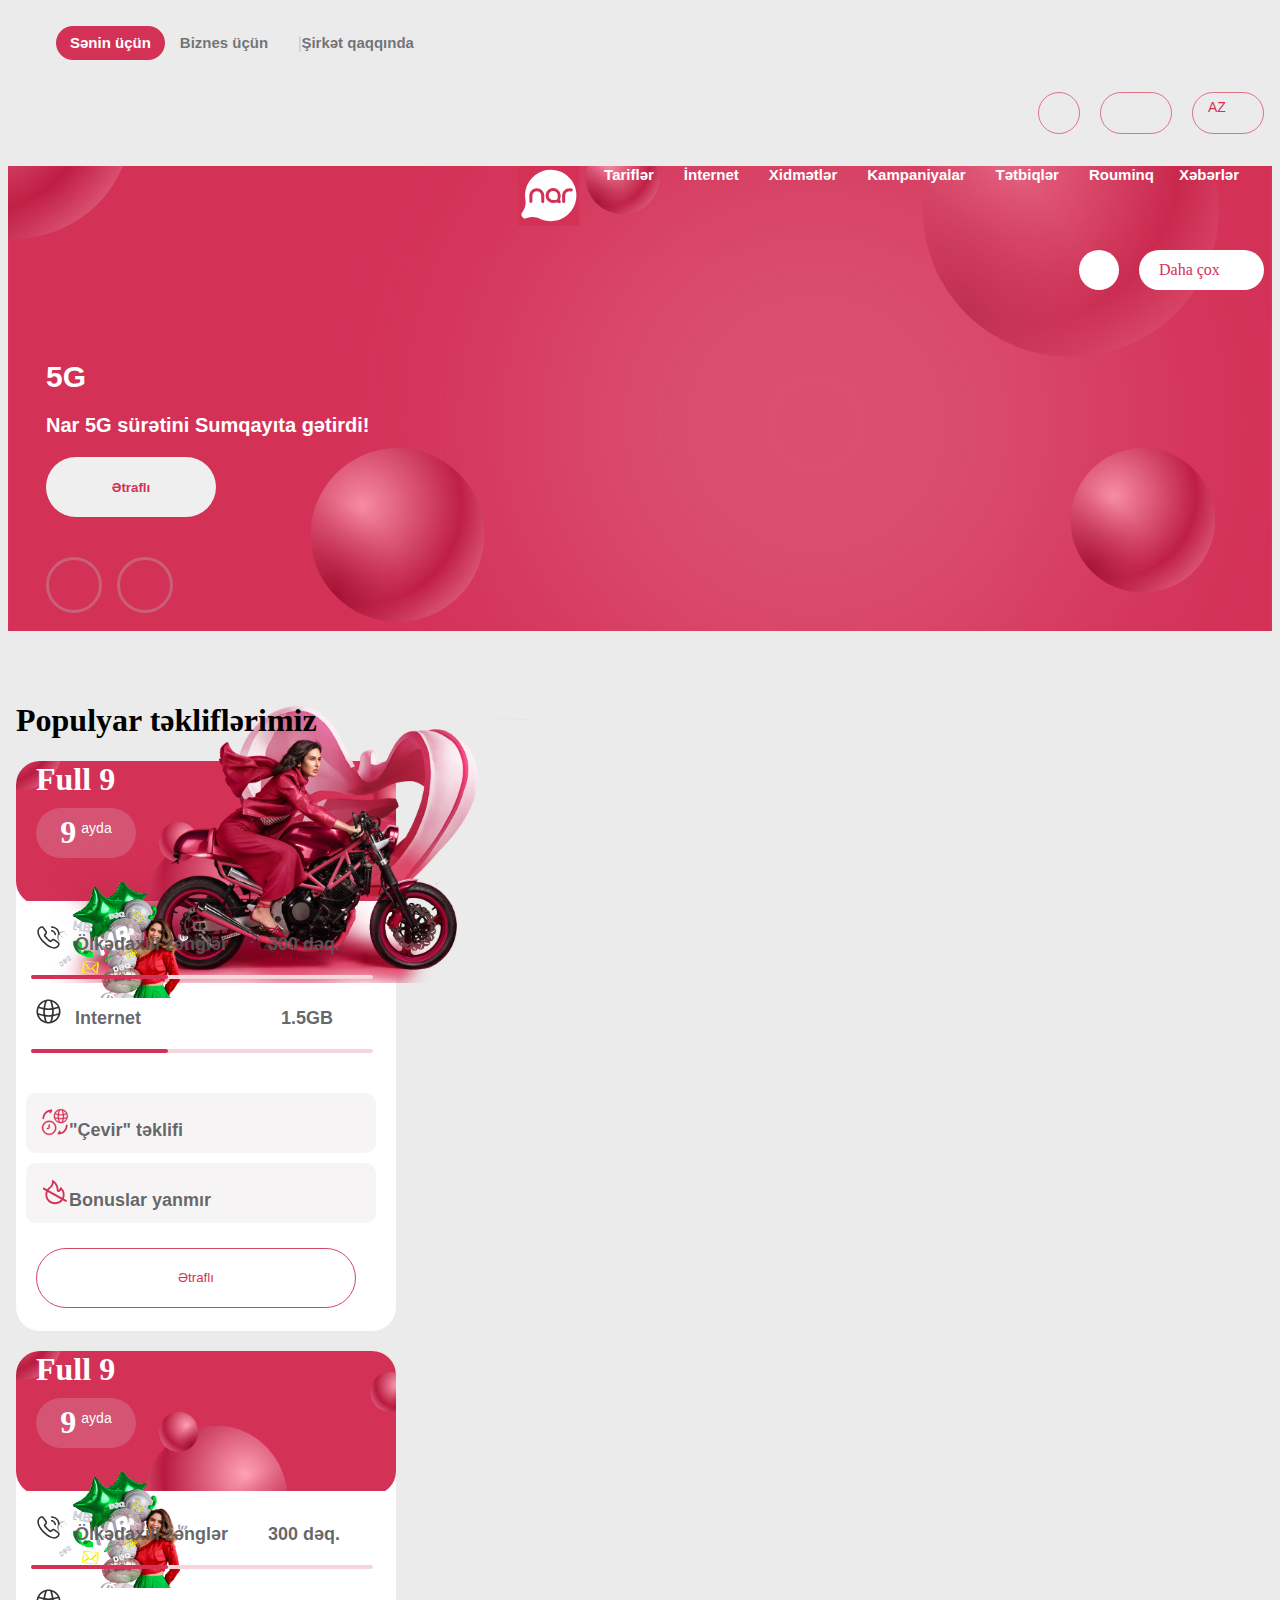
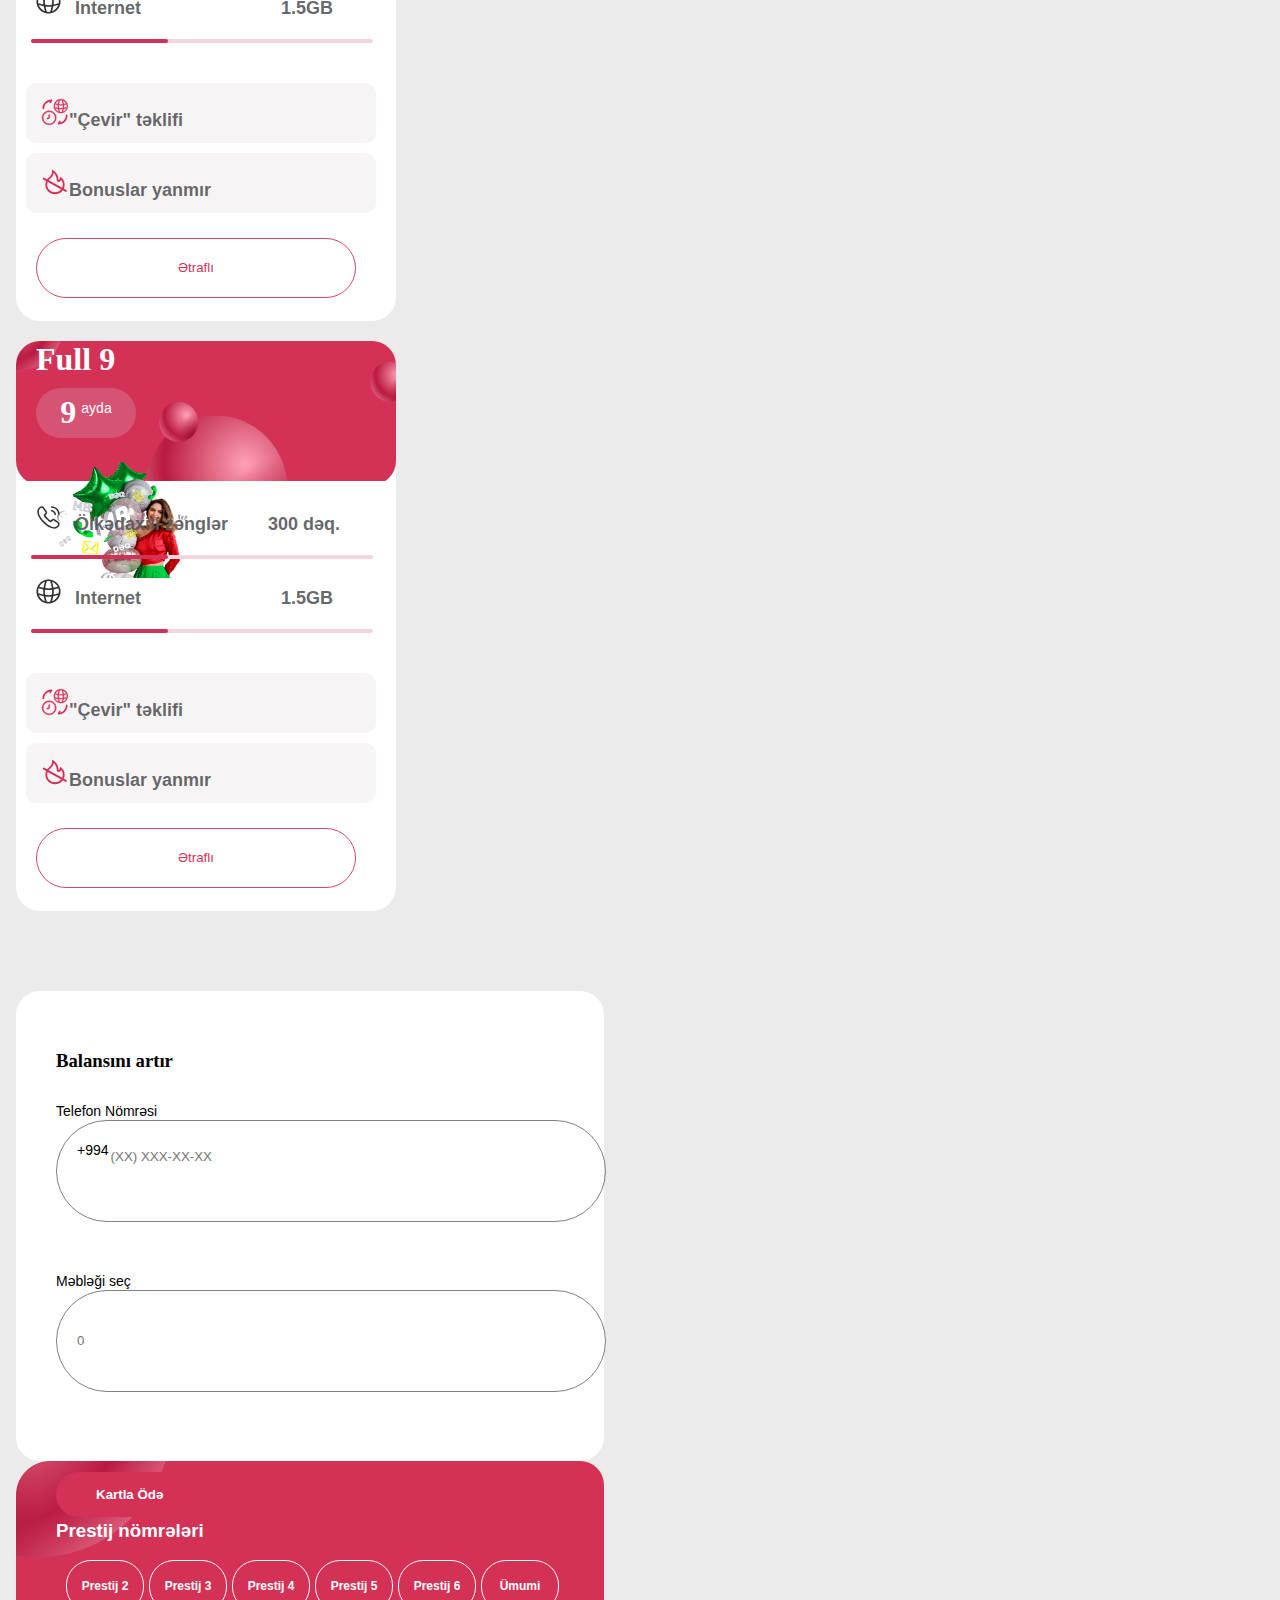
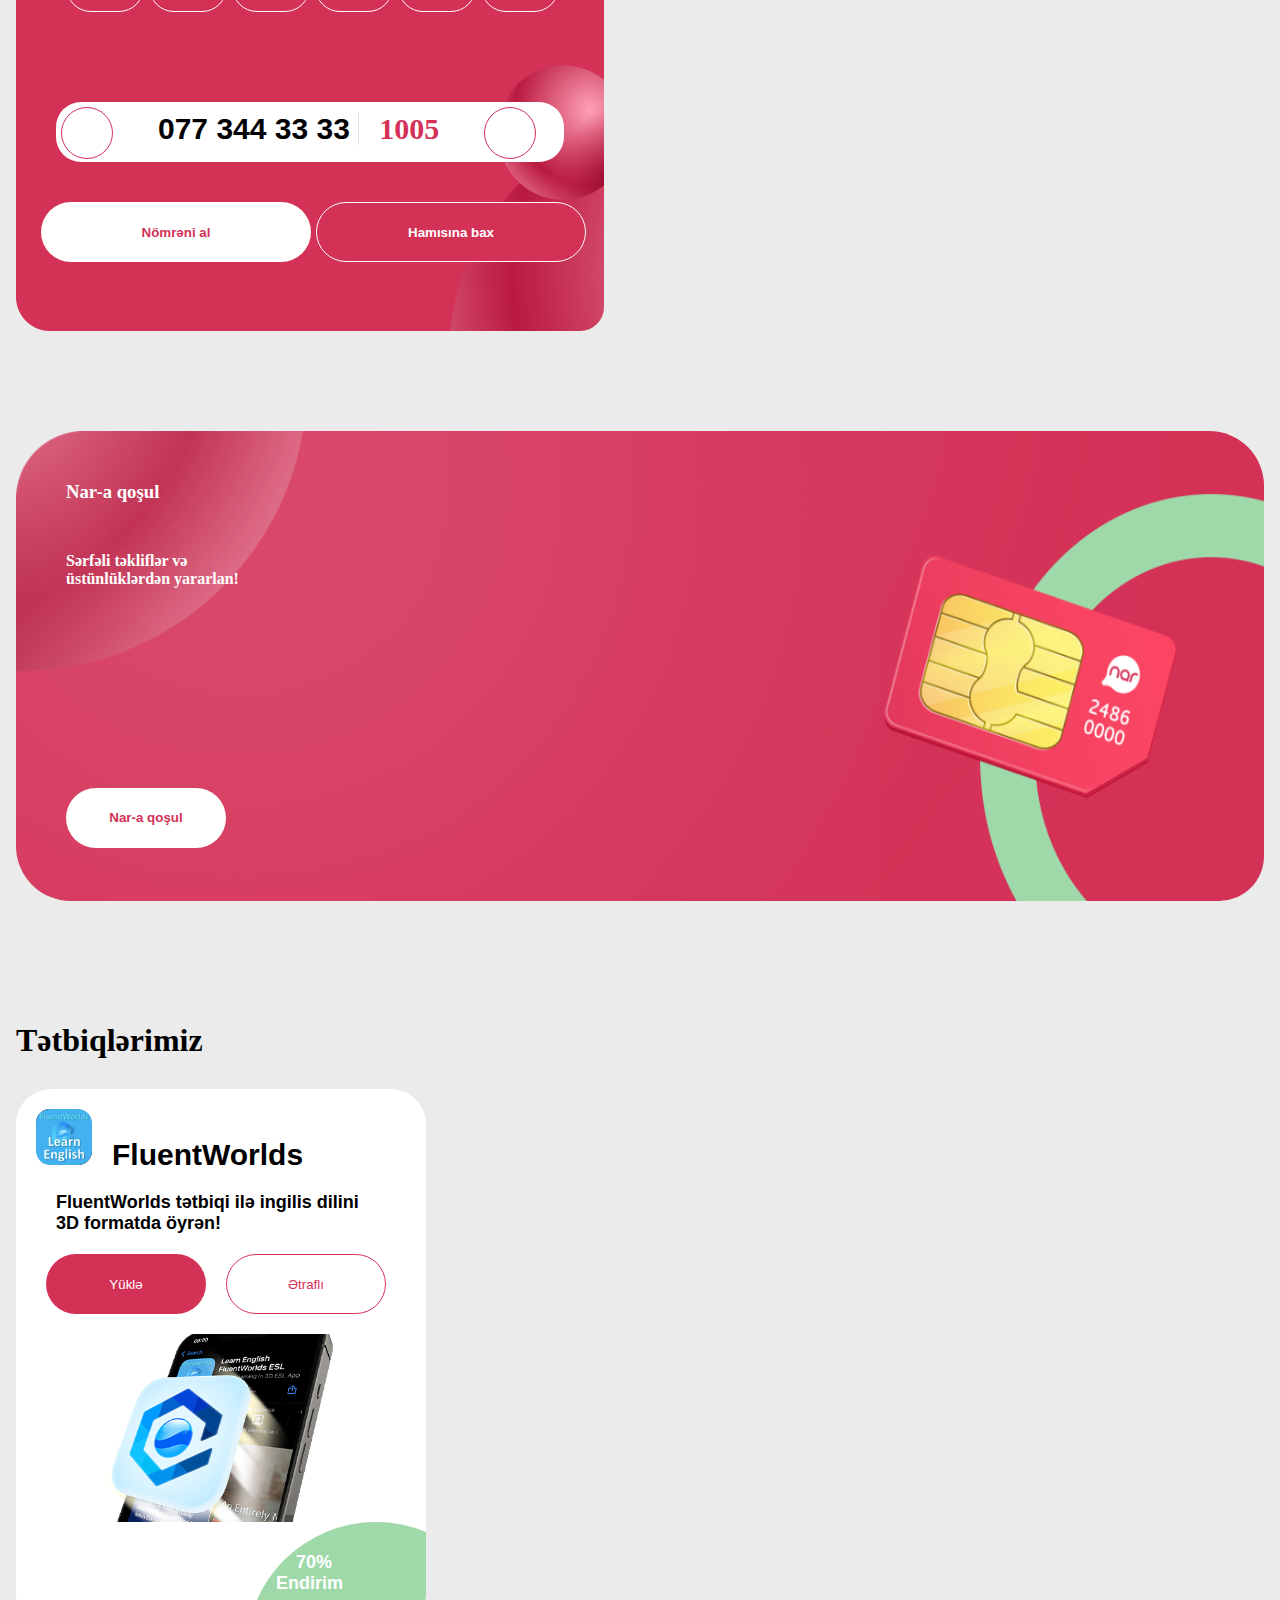
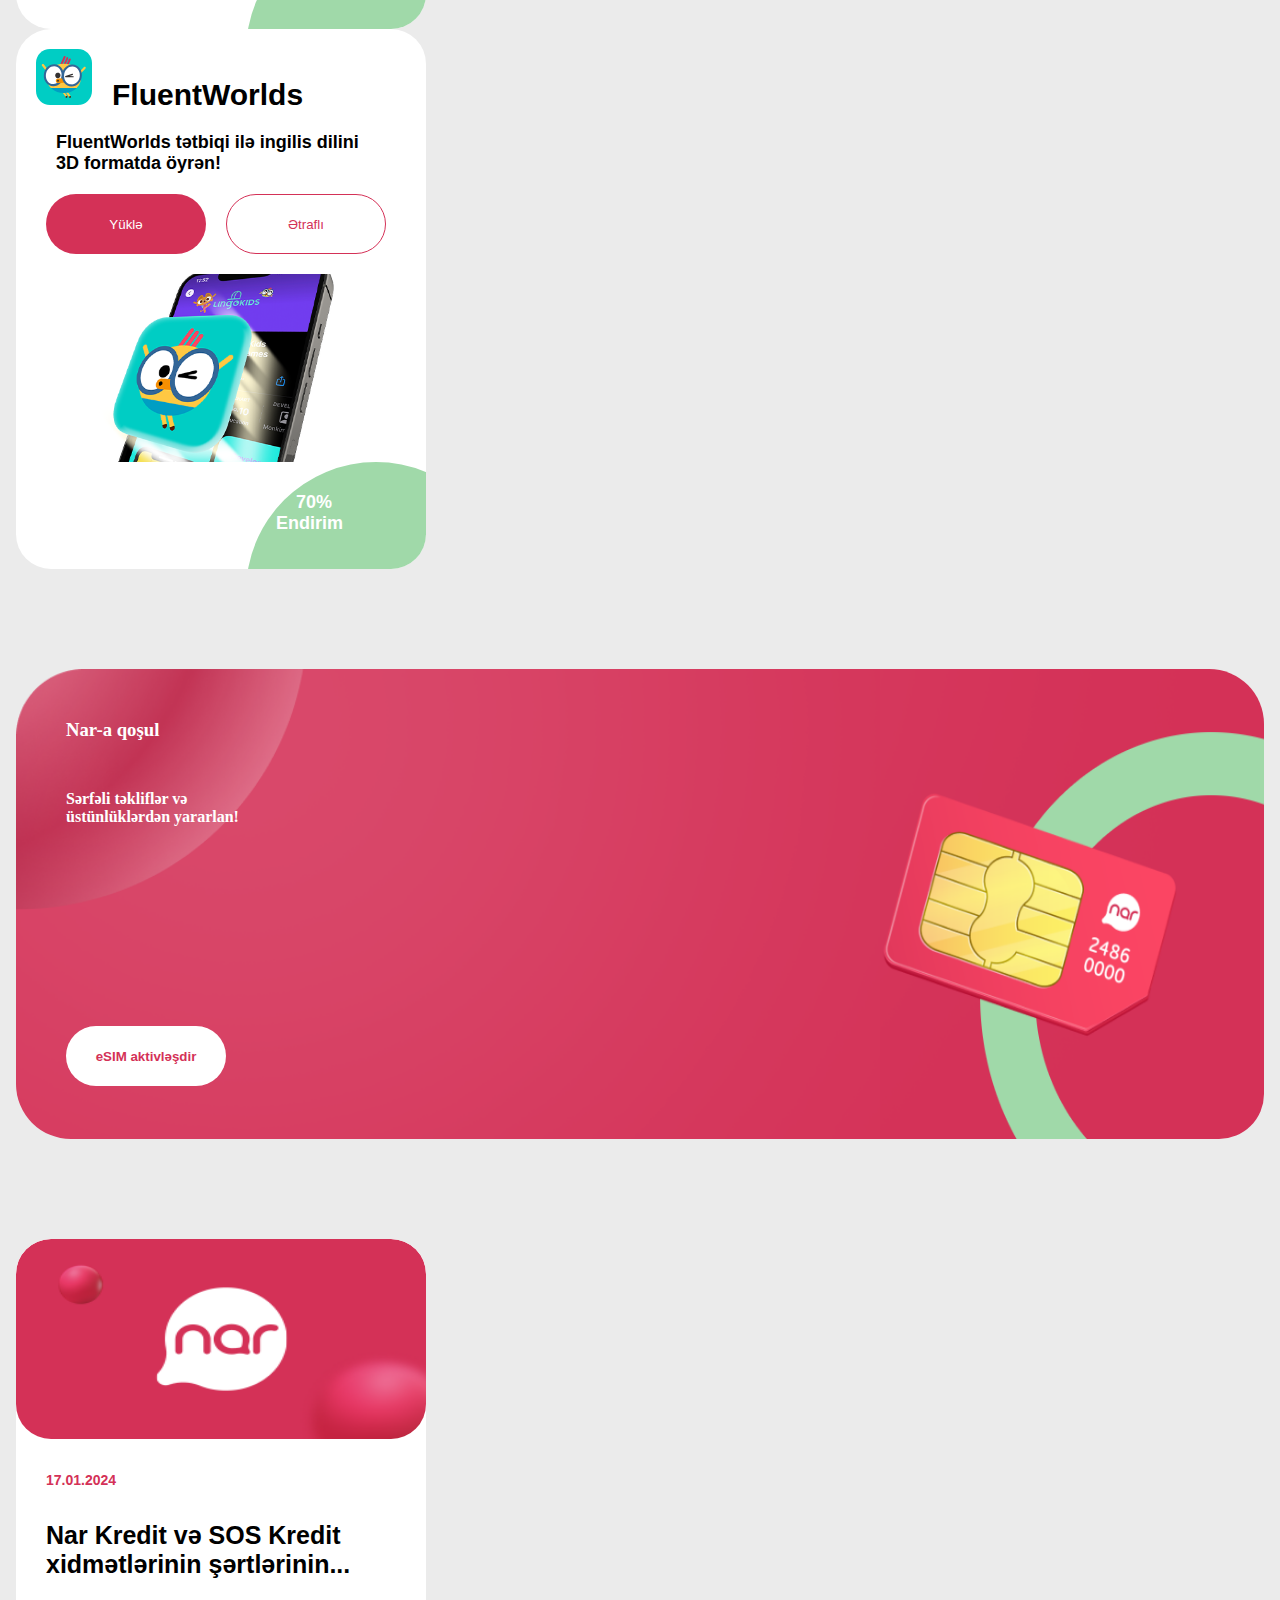
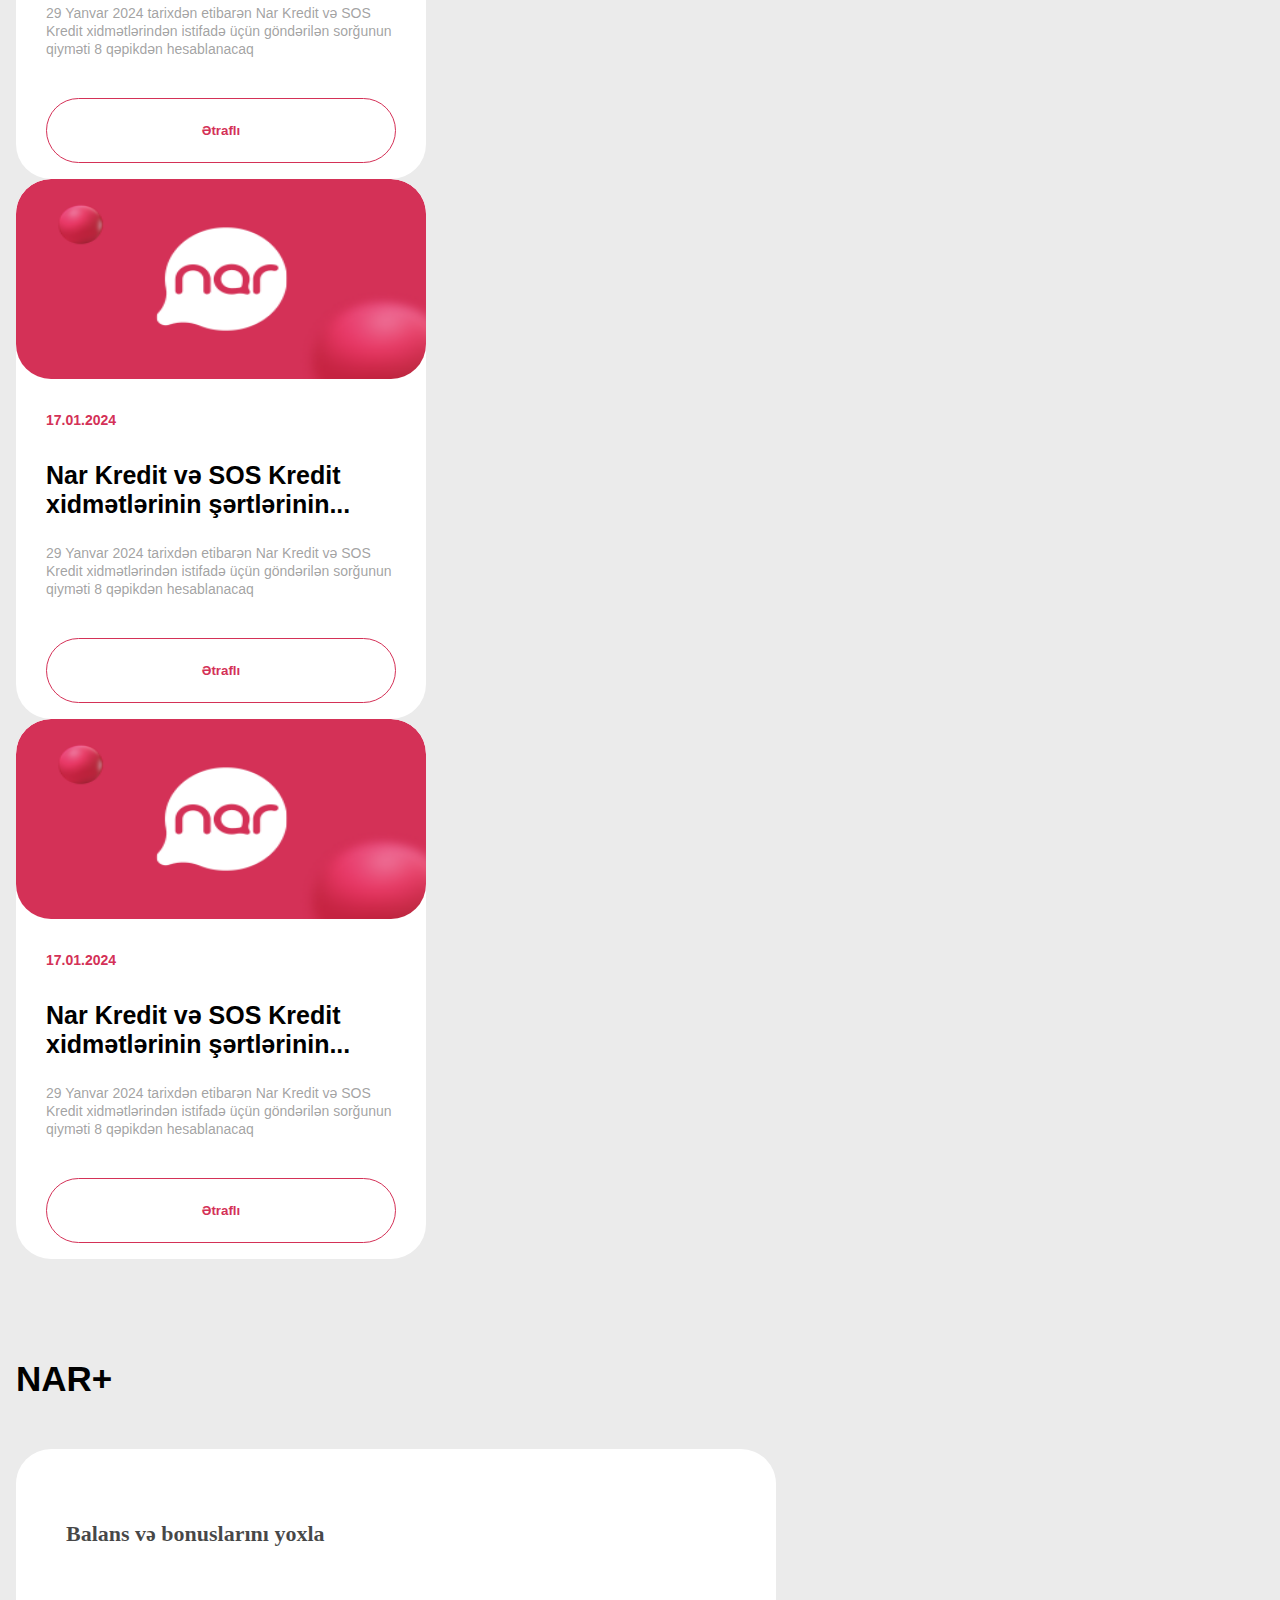
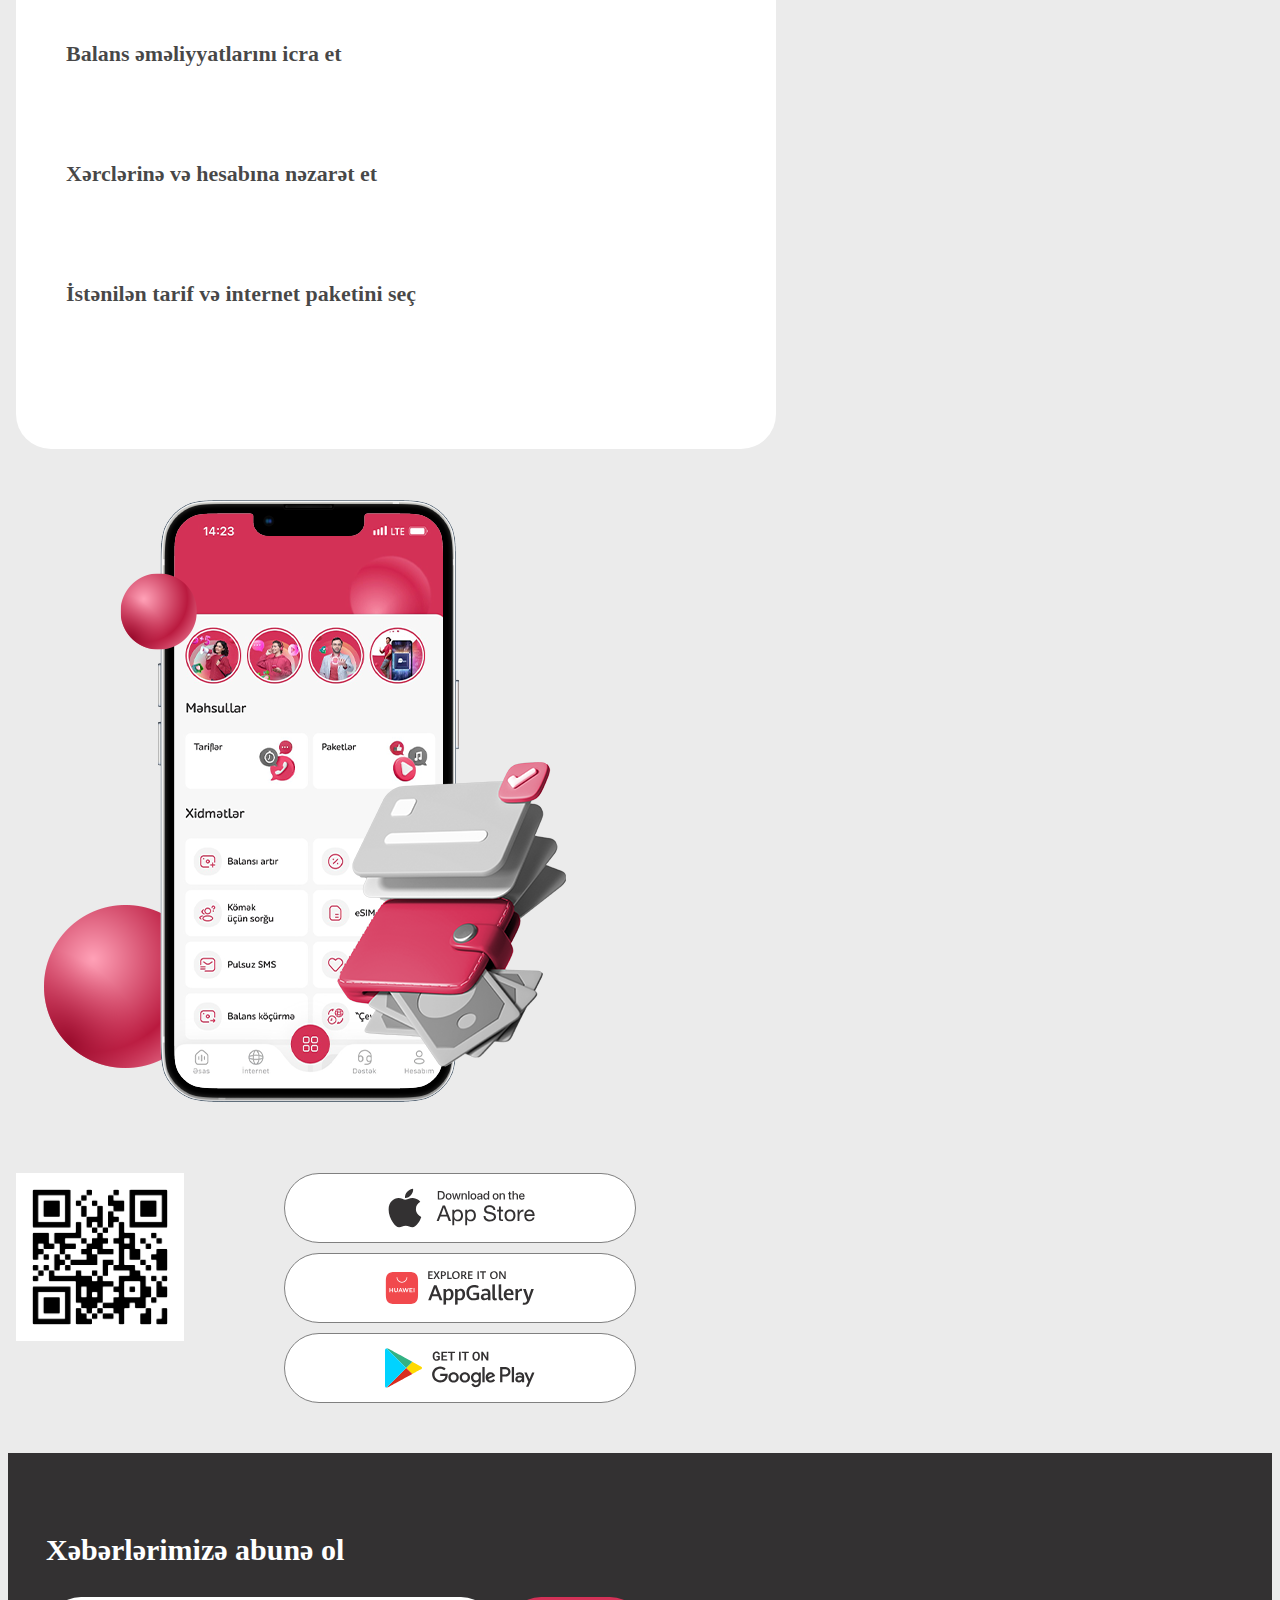
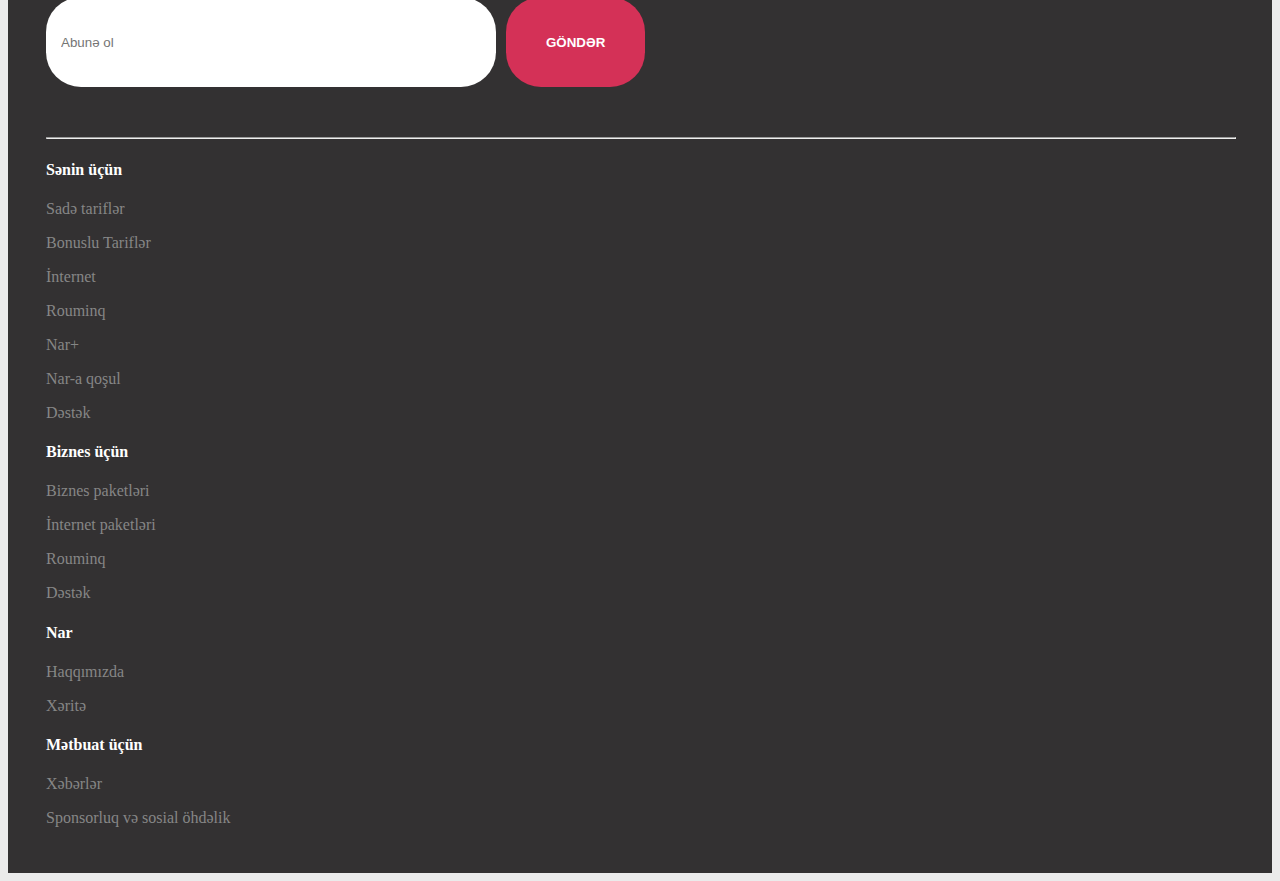
<file: index.html>
<!DOCTYPE html>
<html lang="en">
<head>
    <meta charset="UTF-8">
    <meta name="viewport" content="width=device-width, initial-scale=1.0">
    <link rel="stylesheet" href="https://cdn.jsdelivr.net/npm/bootstrap@5.3.2/dist/css/bootstrap.min.css" integrity="sha384-T3c6CoIi6uLrA9TneNEoa7RxnatzjcDSCmG1MXxSR1GAsXEV/Dwwykc2MPK8M2HN" crossorigin="anonymous">
    <link rel="stylesheet" href="https://cdnjs.cloudflare.com/ajax/libs/font-awesome/6.5.1/css/all.min.css" integrity="sha512-DTOQO9RWCH3ppGqcWaEA1BIZOC6xxalwEsw9c2QQeAIftl+Vegovlnee1c9QX4TctnWMn13TZye+giMm8e2LwA==" crossorigin="anonymous" referrerpolicy="no-referrer" />
    <link rel="stylesheet" href="./assets/css/style.css">
    
    <title>Sənə ən yaxın|Nar</title>
</head>
<body>
   <header><div class="wrapper"><div class="header-up">   
    <div class="header-nav">
       <div class="row">
           <div class="col-10 col-md-6 col-sm-10">
               <div class="nav-bar">
                   <ul class="left-navbar navbar-expand">
                       <li><a href="">Sənin üçün</a></li>
                       <li><a href="">Biznes üçün</a></li>
                       <li><a href="">Şirkət qaqqında</a></li>
                   </ul>
               </div>
           </div>
           <div class="col-2 col-md-6 col-sm-2">
            <i class="fa-solid fa-bars"></i>
             <div class="navbar">
                   <ul class="right-navbar .navbar-expand">
                       <li><div class="question-circle"><i class="fa-regular fa-circle-question"></i></div></li>
                       <li> <div class="moon"><i class="fa-solid fa-circle"></i><i class="fa-regular fa-moon"></i></div></li>
                       <li><div class="moon"><div class="lang"><span>AZ</span> <i class="fa-solid fa-chevron-down"></i><i class="fa-solid fa-angle-up"></i></div><div class="moon-down"><div class="dropdown"><p>EN</p><p>RU</p></div></div></div></li>
                   </ul>
                 </div>
             </div>
           </div>
    </div>
   </div>
  </div></div>
</header> 
<main>
    <section id="slider-wrapper">
    <div class="wrapper"> <div class="slider-box">
        <div class="slider-box-header">
          <div class="row">
              <div class="col-8"><div class="slider-navbar">
                <div class="res-img"><img src="./assets/images/Screenshot 2024-01-15 095807.png" alt=""></div>
                  <ul class="navbar">
                      <li><a href=""> <img src="./assets/images/Screenshot 2024-01-15 095807.png" alt=""></a></li>
                      <li><a href="">Tariflər</a><i class="fa-solid fa-chevron-down"></i></li>
                      <li><a href="">İnternet</a><i class="fa-solid fa-chevron-down"></i></li>
                      <li><a href="">Xidmətlər</a><i class="fa-solid fa-chevron-down"></i></li>
                      <li><a href="">Kampaniyalar</a><i class="fa-solid fa-chevron-down"></i></li>
                      <li><a href="">Tətbiqlər</a><i class="fa-solid fa-chevron-down"></i></li>
                      <li><a href="">Rouminq</a></li>
                      <li><a href="">Xəbərlər</a></li>
                  </ul>
              </div></div>
              <div class="col-4">
                  <div class="search-more-box">
                      <div class="search"><i class="fa-solid fa-magnifying-glass"></i></div>
                      <div class="more"><div class="dots"><i class="fa-solid fa-ellipsis-vertical"></i><i class="fa-solid fa-ellipsis-vertical"></i><i class="fa-solid fa-ellipsis-vertical"></i></div><span>Daha çox</span></div>
                  </div>
              </div>
          </div>
        </div>
        <div class="slider-box-down">
          <div class="row">
              <div class="col-6">
                  <div class="slider-text"><span>5G</span><p>Nar 5G sürətini Sumqayıta gətirdi!</p>
                  <button>Ətraflı</button>
                  <div class="arrows">  <div class="l-arrow"><i class="fa-solid fa-chevron-left"></i></div><div class="r-arrow"><i class="fa-solid fa-chevron-right"></i></div></div></div>
               </div>
               <div class="col-6 moto"><div class="moto-img"><img src="./assets/images/1bbb_xjvmWBV_cEYTBzf.png" alt=""></div></div>
              </div>
            
          </div>
         
          </div>
        </div>
       </div></div>
    </section>
    <section id="cards">
      <div class="wrapper">  <div class="card-boxes">
        <h1>Populyar təkliflərimiz</h1>
        <div class="row">
            <div class="col-md-4 col-sm-12 col-xs-12">
            <div class="card-box">
               <div class="card-box-up">
                <div class="container">
                <div class="row"><div class="col-6"><div class="full"><span>Full 9</span><div class="month-money"><span>9</span><div class="month"><i class="fa-solid fa-manat-sign"></i><p>ayda</p></div></div>
                   
                </div></div>
                <div class="col-6"><div class="money-box-img"><img src="./assets/images/image_ (1).png" alt=""></div></div></div>
               </div></div>
               <div class="card-box-down">
                <div class="down-box">
                   <img src="./assets/images/call-calling_PiI1Emn.svg" alt=""> <p>Ölkədaxili zənglər</p><span>300 dəq.</span></div>
                   <div class="down-box-line"><div class="in-line">

                   </div>
                </div>
                <div class="down-box">
                    <img src="./assets/images/traffic_2U28Jfb.svg" alt=""> <p>Internet</p><div class="internet"><span>1.5GB</span></div>
                   
                 </div>
                 <div class="down-box-line"><div class="in-line">

                 </div>
                </div>
               <div class="convert-fire">
                <div class="convert-box"><div class="convert-box-text"><img src="./assets/images/cevir.svg" alt=""><span>"Çevir" təklifi</span></div></div>
                <div class="convert-box"><div class="fire-box-text"><img src="./assets/images/burn_Gn7WAVq.svg" alt=""><span>Bonuslar yanmır</span></div></div>
                <button class="detail">Ətraflı</button>
               </div> 
            </div>
            
            </div></div>
            <div class="col-md-4 col-sm-12 col-xs-12"> <div class="card-box">
                <div class="card-box-up">
                 <div class="container">
                 <div class="row"><div class="col-6"><div class="full"><span>Full 9</span><div class="month-money"><span>9</span><div class="month"><i class="fa-solid fa-manat-sign"></i><p>ayda</p></div></div>
                    
                 </div></div>
                 <div class="col-6"><div class="money-box-img"><img src="./assets/images/image_ (1).png" alt=""></div></div></div>
                </div></div>
                <div class="card-box-down">
                 <div class="down-box">
                    <img src="./assets/images/call-calling_PiI1Emn.svg" alt=""> <p>Ölkədaxili zənglər</p><span>300 dəq.</span></div>
                    <div class="down-box-line"><div class="in-line">

                    </div>
                 </div>
                 <div class="down-box">
                     <img src="./assets/images/traffic_2U28Jfb.svg" alt=""> <p>Internet</p><div class="internet"><span>1.5GB</span></div>
                    
                  </div>
                  <div class="down-box-line"><div class="in-line">
 
                  </div>
                 </div>
                <div class="convert-fire">
                 <div class="convert-box"><div class="convert-box-text"><img src="./assets/images/cevir.svg" alt=""><span>"Çevir" təklifi</span></div></div>
                 <div class="convert-box"><div class="fire-box-text"><img src="./assets/images/burn_Gn7WAVq.svg" alt=""><span>Bonuslar yanmır</span></div></div>
                 <button class="detail">Ətraflı</button>
                </div> 
             </div>
             
             </div></div>
            <div class="col-md-4 col-sm-12 col-xs-12"> <div class="card-box">
                <div class="card-box-up">
                 <div class="container">
                 <div class="row"><div class="col-6"><div class="full"><span>Full 9</span><div class="month-money"><span>9</span><div class="month"><i class="fa-solid fa-manat-sign"></i><p>ayda</p></div></div>
                    
                 </div></div>
                 <div class="col-6"><div class="money-box-img"><img src="./assets/images/image_ (1).png" alt=""></div></div></div>
                </div></div>
                <div class="card-box-down">
                 <div class="down-box">
                    <img src="./assets/images/call-calling_PiI1Emn.svg" alt=""> <p>Ölkədaxili zənglər</p><span>300 dəq.</span></div>
                    <div class="down-box-line"><div class="in-line">

                    </div>
                 </div>
                 <div class="down-box">
                     <img src="./assets/images/traffic_2U28Jfb.svg" alt=""> <p>Internet</p><div class="internet"><span>1.5GB</span></div>
                    
                  </div>
                  <div class="down-box-line"><div class="in-line">
 
                  </div>
                 </div>
                <div class="convert-fire">
                 <div class="convert-box"><div class="convert-box-text"><img src="./assets/images/cevir.svg" alt=""><span>"Çevir" təklifi</span></div></div>
                 <div class="convert-box"><div class="fire-box-text"><img src="./assets/images/burn_Gn7WAVq.svg" alt=""><span>Bonuslar yanmır</span></div></div>
                 <button class="detail">Ətraflı</button>
                </div> 
             </div>
             
             </div></div>
        </div>
    </div></div>
    </section>
    <section id="balance">
      <div class="wrapper">
        <div class="row">
            <div class="col-12 col-sm-12 col-md-6 ">
                <div class="balance-box"><div class="balance-box-in"><h3>Balansını artır</h3>            
                <div class="input-field">
                    <p>Telefon Nömrəsi</p>                  
                    <div class="input-box"><p>+994</p><input type="text" placeholder="(XX) XXX-XX-XX"></div>
                </div>
                <div class="input-money">
                    <p>Məbləği seç</p>                  
                    <input type="text" placeholder="0">
                </div>

                <button class="with-card">Kartla Ödə</button>
            </div>
        </div>
    </div>
            <div class="col-12 col-sm-12 col-md-6"><div class="prestige-box"><div class="prestige-box-in">
                <h3>Prestij nömrələri</h3>
                <div class="p-numbers">
                  <ul class="numbers-navbar">
                    <li><a href="">Prestij 2</a></li>
                    <li><a href="">Prestij 3</a></li>
                    <li><a href="">Prestij 4</a></li>
                    <li><a href="">Prestij 5</a></li>
                    <li><a href="">Prestij 6</a></li>
                    <li><a href="">Ümumi</a></li>
                  </ul>
                </div>
                <div class="top-balance-numbers">
                    <div class="arrows"><div class="top-balance-box"><div class="l-top-arrow"><i class="fa-solid fa-chevron-left"></i></div><div class="num-text"><span>077 344 33 33 </span><p>1005 </p><i class="fa-solid fa-manat-sign"></i></div><div class="r-top-arrow"><i class="fa-solid fa-chevron-right"></i></div></div></div></div>
                </div>
                <button class="buy-number">Nömrəni al</button><button class="look-at">Hamısına bax</button>
            </div></div></div>
        </div>
      </div>
    </section>
    <section id="join-nar">
        <div class="wrapper"><div class="join"><div class="join-left"><div class="join-text"><h3>Nar-a qoşul</h3><span>Sərfəli təkliflər və <br> üstünlüklərdən yararlan!</span></div><div class="join-button"><button class="join-button">Nar-a qoşul</button></div></div><div class="join-right"><img src="./assets/images/Screenshot 2024-01-18 001847.png" alt=""></div></div></div>
    </section>
    <section id="applications">
        <div class="wrapper">
            <div class="app">
                <h1>Tətbiqlərimiz</h1>
                <div class="row">
                    <div class="col-12 col-sm-12 col-md-4"><div class="app-box"><div class="app-item"><img src="./assets/images/fluentworlds_zZV4EfG.svg" alt=""><span>FluentWorlds</span>
                        <p>FluentWorlds tətbiqi ilə ingilis dilini 3D formatda öyrən! </p>
                        <button class="download">Yüklə</button><button class="details">Ətraflı</button>
                        <div class="app-back-img"></div>
                       <div class="circle"> <div class="app-circle"><span>70% <br> Endirim</span></div></div>
                    </div></div></div>
                    <div class="col-12 col-sm-12 col-md-4"><div class="app-box"><div class="app-item"><img src="./assets/images/lingokids.svg" alt=""><span>FluentWorlds</span>
                        <p>FluentWorlds tətbiqi ilə ingilis dilini 3D formatda öyrən! </p>
                        <button class="download">Yüklə</button><button class="details">Ətraflı</button>
                        <div class="app-back-img" style="background-image: url(./assets/images/lingo_Kxlfpst.png);"></div>
                       <div class="circle"> <div class="app-circle"><span>70% <br> Endirim</span></div></div>
                    </div></div></div>
                    
                </div>
            </div>
        </div>
    </section>
    <section id="join-nar">
        <div class="wrapper"><div class="join"><div class="join-left"><div class="join-text"><h3>Nar-a qoşul</h3><span>Sərfəli təkliflər və <br> üstünlüklərdən yararlan!</span></div><div class="join-button"><button class="join-button">eSIM aktivləşdir</button></div></div><div class="join-right"><img src="./assets/images/Screenshot 2024-01-18 001847.png" alt=""></div></div></div>
    </section>
    <section id="news-section">
      <div class="wrapper">
        <div class="news-boxes">
            <div class="row">
                <div class="col-12 col-sm-12 col-md-4"><div class="app-box"><div class="app-box-up"><img src="./assets/images/image_.png" alt=""></div><div class="app-box-down"><h6>17.01.2024</h6><p>Nar Kredit və SOS Kredit xidmətlərinin şərtlərinin...</p><span>29 Yanvar 2024 tarixdən etibarən Nar Kredit və SOS Kredit xidmətlərindən istifadə üçün göndərilən sorğunun qiyməti 8 qəpikdən hesablanacaq</span><button>Ətraflı</button></div></div></div>
                <div class="col-12 col-sm-12 col-md-4"><div class="app-box"><div class="app-box-up"><img src="./assets/images/image_.png" alt=""></div><div class="app-box-down"><h6>17.01.2024</h6><p>Nar Kredit və SOS Kredit xidmətlərinin şərtlərinin...</p><span>29 Yanvar 2024 tarixdən etibarən Nar Kredit və SOS Kredit xidmətlərindən istifadə üçün göndərilən sorğunun qiyməti 8 qəpikdən hesablanacaq</span><button>Ətraflı</button></div></div></div>
                <div class="col-12 col-sm-12 col-md-4"><div class="app-box"><div class="app-box-up"><img src="./assets/images/image_.png" alt=""></div><div class="app-box-down"><h6>17.01.2024</h6><p>Nar Kredit və SOS Kredit xidmətlərinin şərtlərinin...</p><span>29 Yanvar 2024 tarixdən etibarən Nar Kredit və SOS Kredit xidmətlərindən istifadə üçün göndərilən sorğunun qiyməti 8 qəpikdən hesablanacaq</span><button>Ətraflı</button></div></div></div>
            </div>
        </div>
      </div>
    </section>
    <section id="nar-plus">
        <div class="wrapper">
            <div class="plus">
                <span>NAR+</span>
                <div class="row">
                    <div class="col-12 col-sm-12 col-md-6"><div class="check-balance"><div class="check"><div class="check-text"><p>Balans və bonuslarını yoxla</p></div><div class="down-arrow"><i class="fa-solid fa-angle-down"></i></div></div>
                    <div class="check"><div class="check-text"><p>Balans əməliyyatlarını icra et</p></div><div class="down-arrow"><i class="fa-solid fa-angle-down"></i></div></div>
                    <div class="check"><div class="check-text"><p>Xərclərinə və hesabına nəzarət et</p></div><div class="down-arrow"><i class="fa-solid fa-angle-down"></i></div></div>
                    <div class="check"><div class="check-text"><p>İstənilən tarif və internet paketini seç</p></div><div class="down-arrow"><i class="fa-solid fa-angle-down"></i></div></div>
                </div>
            </div>
                <div class="col-12 col-sm-12 col-md-6"><div class="image"><img src="./assets/images/Balans_emeliyyatlarini_icra_et_1_6MWb3aF.png" alt=""></div></div>
                   
                </div>
                <div class="qr-store"> <div class="qr-code-box">
                    <div class="qr-image">  <img src="./assets/images/nar_qr_code.png" alt=""></div></div>
                      <div class="store-box">
                           <div class="app-store"><img src="./assets/images/app-store.svg" alt=""></div>
                           <div class="huawei-store"><img src="./assets/images/huawei.svg" alt=""></div>
                           <div class="play-store"><img src="./assets/images/google-play_MqwjtN7.svg" alt=""></div>
                      </div>
                </div>
            </div>
        </div>
    </section>
</main>
<footer class="footer-section">
  <div class="wrapper"> 
    <div class="footer-box">
    <div class="row">
        <div class="col-12 col-sm-12 col-md-6"><h2>Xəbərlərimizə abunə ol</h2></div>
        <div class="col-12 col-sm-12 col-md-6"><div class="send-input"><input type="text" placeholder="Abunə ol"><button class="send">GÖNDƏR</button></div> </div>
     
    </div>
    <hr>
    <div class="footer-nav">
      <div class="row">
        <div class="col-md-2 col-12 col-sm-4"><div class="text-box"><h4>Sənin üçün</h4> 
        <p>Sadə tariflər</p>
        <p>Bonuslu Tariflər</p>
        <p>İnternet</p>
        <p>Rouminq</p>
        <p>Nar+</p>
        <p>Nar-a qoşul</p>
        <p>Dəstək</p></div></div>
        <div class="col-md-2 col-12 col-sm-4"><div class="text-box"><h4>Biznes üçün</h4>
        <p>Biznes paketləri</p>
        <p>İnternet paketləri</p>
        <p>Rouminq</p>
        <p>Dəstək</p></div></div>
        <div class="col-md-2 col-12 col-sm-4"><div class="text-box"><h4>Nar</h4><p>Haqqımızda</p>
        <p>Xəritə</p></div></div>
        <div class="col-md-2 col-12 col-sm-4"><div class="text-box"><h4>Mətbuat üçün</h4><p>Xəbərlər</p>
        <p>Sponsorluq və sosial öhdəlik</p></div></div>
      </div>
    </div>
   </div></div>
</footer>
</body>
</html>
</file>
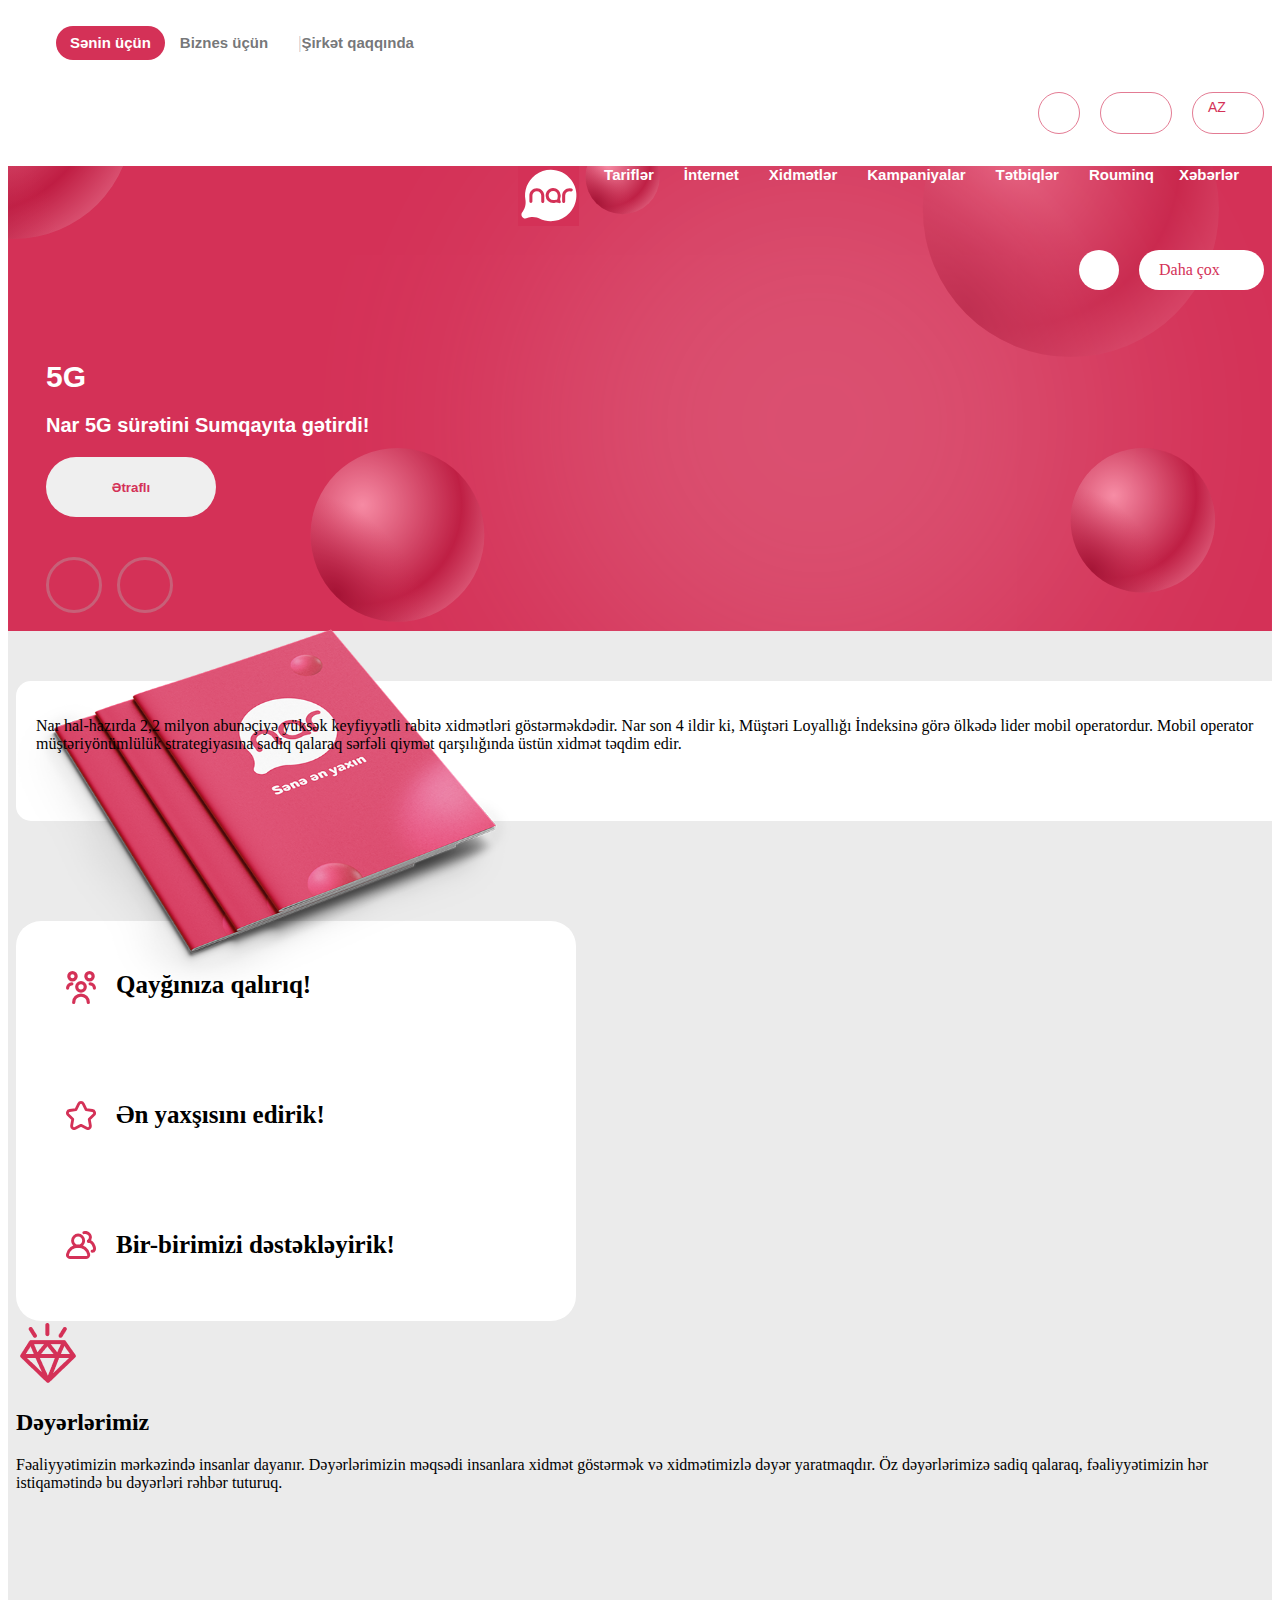
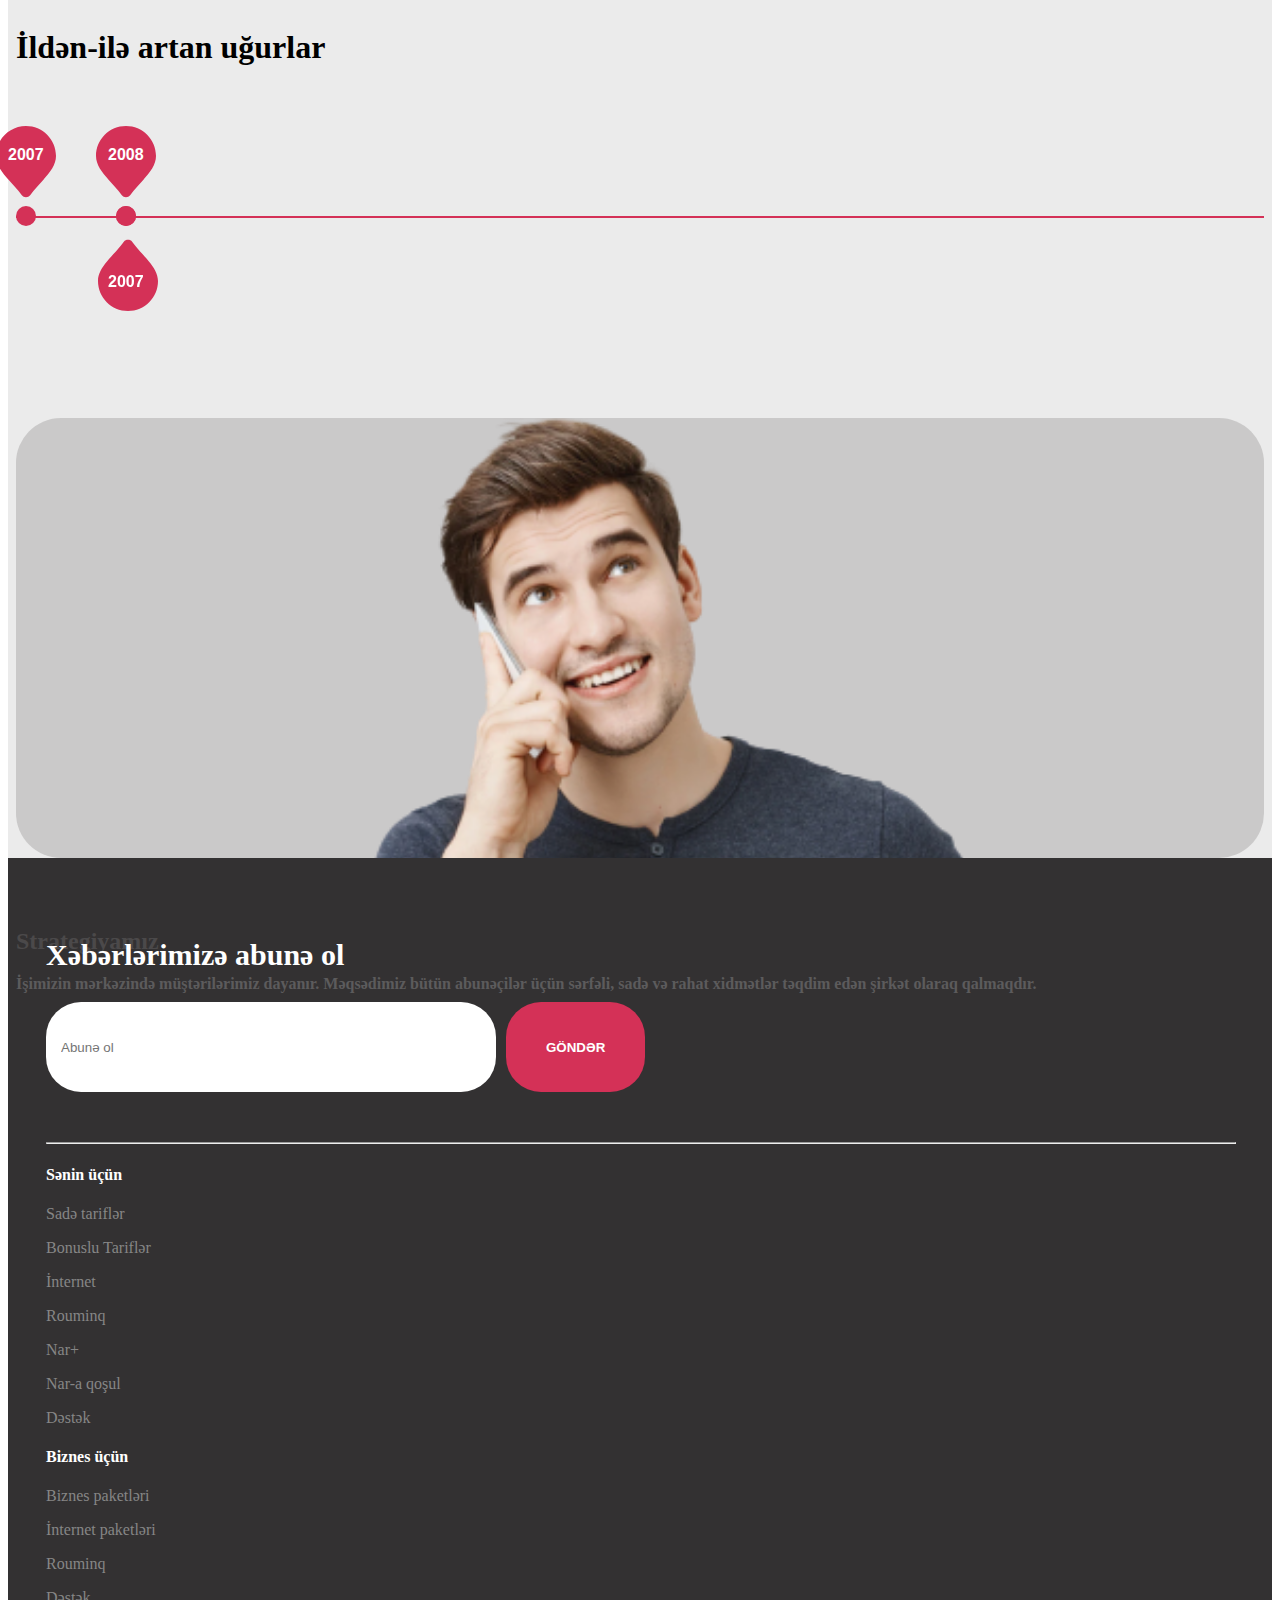
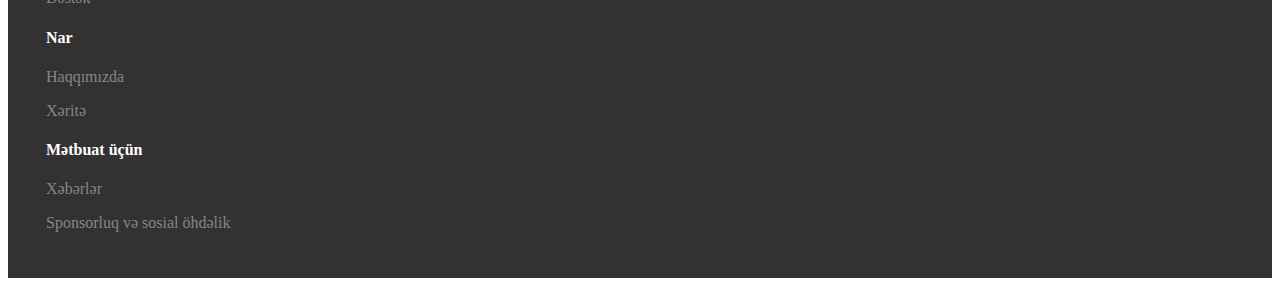
<file: about.html>
<!DOCTYPE html>
<html lang="en">
<head>
    <meta charset="UTF-8">
    <meta name="viewport" content="width=device-width, initial-scale=1.0">
    <link rel="stylesheet" href="https://cdn.jsdelivr.net/npm/bootstrap@5.3.2/dist/css/bootstrap.min.css" integrity="sha384-T3c6CoIi6uLrA9TneNEoa7RxnatzjcDSCmG1MXxSR1GAsXEV/Dwwykc2MPK8M2HN" crossorigin="anonymous">
    <link rel="stylesheet" href="https://cdnjs.cloudflare.com/ajax/libs/font-awesome/6.5.1/css/all.min.css" integrity="sha512-DTOQO9RWCH3ppGqcWaEA1BIZOC6xxalwEsw9c2QQeAIftl+Vegovlnee1c9QX4TctnWMn13TZye+giMm8e2LwA==" crossorigin="anonymous" referrerpolicy="no-referrer" />
    <link rel="stylesheet" href="./assets/css/reset.css">
    
    <title>Document</title>
</head>
<body>
   <header><div class="wrapper"><div class="header-up">   
    <div class="header-nav">
       <div class="row">
           <div class="col-6">
               <div class="nav-bar">
                   <ul class="left-navbar">
                       <li><a href="">Sənin üçün</a></li>
                       <li><a href="">Biznes üçün</a></li>
                       <li><a href="">Şirkət qaqqında</a></li>
                   </ul>
               </div>
           </div>
           <div class="col-6">
             <div class="navbar">
                   <ul class="right-navbar">
                       <li><div class="question-circle"><i class="fa-regular fa-circle-question"></i></div></li>
                       <li> <div class="moon"><i class="fa-solid fa-circle"></i><i class="fa-regular fa-moon"></i></div></li>
                       <li><div class="moon"><div class="lang"><span>AZ</span> <i class="fa-solid fa-chevron-down"></i><i class="fa-solid fa-angle-up"></i></div><div class="moon-down"><div class="dropdown"><p>EN</p><p>RU</p></div></div></div></li>
                   </ul>
                 </div>
             </div>
           </div>
    </div>
   </div>
  </div></div>
</header> 
<main>
    <section id="slider-wrapper">
        <div class="wrapper"> <div class="slider-box">
            <div class="slider-box-header">
              <div class="row">
                  <div class="col-8"><div class="slider-navbar">
                      <ul class="navbar">
                          <li><a href=""> <img src="./assets/images/Screenshot 2024-01-15 095807.png" alt=""></a></li>
                          <li><a href="">Tariflər</a><i class="fa-solid fa-chevron-down"></i></li>
                          <li><a href="">İnternet</a><i class="fa-solid fa-chevron-down"></i></li>
                          <li><a href="">Xidmətlər</a><i class="fa-solid fa-chevron-down"></i></li>
                          <li><a href="">Kampaniyalar</a><i class="fa-solid fa-chevron-down"></i></li>
                          <li><a href="">Tətbiqlər</a><i class="fa-solid fa-chevron-down"></i></li>
                          <li><a href="">Rouminq</a></li>
                          <li><a href="">Xəbərlər</a></li>
                      </ul>
                  </div></div>
                  <div class="col-4">
                      <div class="search-more-box">
                          <div class="search"><i class="fa-solid fa-magnifying-glass"></i></div>
                          <div class="more"><div class="dots"><i class="fa-solid fa-ellipsis-vertical"></i><i class="fa-solid fa-ellipsis-vertical"></i><i class="fa-solid fa-ellipsis-vertical"></i></div><span>Daha çox</span></div>
                      </div>
                  </div>
              </div>
            </div>
            <div class="slider-box-down">
              <div class="row">
                  <div class="col-6">
                      <div class="slider-text"><span>5G</span><p>Nar 5G sürətini Sumqayıta gətirdi!</p>
                      <button>Ətraflı</button>
                      <div class="arrows">  <div class="l-arrow"><i class="fa-solid fa-chevron-left"></i></div><div class="r-arrow"><i class="fa-solid fa-chevron-right"></i></div></div></div>
                   </div>
                   <div class="col-6"><div class="moto-img"><img src="./assets/images/About_us_copy_HiU1QMR.png" alt=""></div></div>
                  </div>
                
              </div>
             
              </div>
            </div>
           </div></div>
        </section>
    <section id="about-page-text">
        <div class="wrapper">
          <div class="about-box">  
            <div class="about-text-box">
            <p>Nar hal-hazırda 2,2 milyon abunəçiyə yüksək keyfiyyətli rabitə xidmətləri göstərməkdədir. Nar son 4 ildir ki, Müştəri Loyallığı İndeksinə görə ölkədə lider mobil operatordur. Mobil operator müştəriyönümlülük strategiyasına sadiq qalaraq sərfəli qiymət qarşılığında üstün xidmət təqdim edir.</p>
           </div>
           </div>

           <div class="values">
            <div class="row">
                <div class="col-6"><div class="cares"><div class="box"><div class="cares-left"><div class="support-img"><img src="./assets/images/We_support_each_other_hmJQvUP.svg" alt=""></div><span>Qayğınıza qalırıq!</span></div><div class="cares-right"><i class="fa-solid fa-chevron-down"></i></div></div>
                <div class="box"><div class="cares-left"><div class="support-img"><img src="./assets/images/We_offer_the_best_E6nx1Vd.svg" alt=""></div><span>Ən yaxşısını edirik!</span></div><div class="cares-right"><i class="fa-solid fa-chevron-down"></i></div></div>
                <div class="box"><div class="cares-left"><div class="support-img"><img src="./assets/images/Werelyonmutualsupport_yY6ZBS3.svg" alt=""></div><span>Bir-birimizi dəstəkləyirik!</span></div><div class="cares-right"><i class="fa-solid fa-chevron-down"></i></div></div>
            </div></div>
                <div class="col-6"><div class="value-box"><img src="./assets/images/Icons_hn3yTfN.png" alt=""><h2>Dəyərlərimiz</h2><p>Fəaliyyətimizin mərkəzində insanlar dayanır. Dəyərlərimizin məqsədi insanlara xidmət göstərmək və xidmətimizlə dəyər yaratmaqdır. Öz dəyərlərimizə sadiq qalaraq, fəaliyyətimizin hər istiqamətində bu dəyərləri rəhbər tuturuq.</p></div></div>
            </div>
           </div>

            <div class="line-success">
                  <h1>İldən-ilə artan uğurlar</h1>
                 <div class="line-baloon">          
                <div class="row">
                    <div class="col-4"><div class="circle-one"><div class="one-img" style="background-image: url(./assets/images/baloon.svg);"><div class="same-year"><span>2007</span></div></div></div></div>
                    <div class="col-4"><div class="circle-two"><div class="two-img" style="background-image: url(./assets/images/baloon.svg);"><div class="year"><span>2007</span></div></div></div></div>
                    <div class="col-4"><div class="circle-third"><div class="one-img" style="background-image: url(./assets/images/baloon.svg);"><div class="same-year"><span>2008</span></div></div></div></div>
                </div>
             </div></div>
        
        </div>
    
    </section>
    <section id="strategy">
        <div class="wrapper">
            <div class="strategy-box">
                <div class="row">
                    <div class="col-6"><div class="strategy-box-img"></div></div>
                    <div class="col-6"><div class="strategy-text"><h2>Strategiyamız</h2><p>İşimizin mərkəzində müştərilərimiz dayanır. Məqsədimiz bütün abunəçilər üçün sərfəli, sadə və rahat xidmətlər təqdim edən şirkət olaraq qalmaqdır.</p></div></div>
                </div>
            </div>
        </div>
    </section>
</main>
<footer class="footer-section">
    <div class="wrapper"> 
      <div class="footer-box">
      <div class="row">
          <div class="col-6"><h2>Xəbərlərimizə abunə ol</h2></div>
          <div class="col-6"><div class="send-input"><input type="text" placeholder="Abunə ol"><button class="send">GÖNDƏR</button></div> </div>
       
      </div>
      <hr>
      <div class="footer-nav">
        <div class="row">
          <div class="col-2"><div class="text-box"><h4>Sənin üçün</h4> 
          <p>Sadə tariflər</p>
          <p>Bonuslu Tariflər</p>
          <p>İnternet</p>
          <p>Rouminq</p>
          <p>Nar+</p>
          <p>Nar-a qoşul</p>
          <p>Dəstək</p></div></div>
          <div class="col-2"><div class="text-box"><h4>Biznes üçün</h4>
          <p>Biznes paketləri</p>
          <p>İnternet paketləri</p>
          <p>Rouminq</p>
          <p>Dəstək</p></div></div>
          <div class="col-2"><div class="text-box"><h4>Nar</h4><p>Haqqımızda</p>
          <p>Xəritə</p></div></div>
          <div class="col-2"><div class="text-box"><h4>Mətbuat üçün</h4><p>Xəbərlər</p>
          <p>Sponsorluq və sosial öhdəlik</p></div></div>
        </div>
      </div>
     </div></div>
  </footer>
</body>
</html>
</file>
<file: assets/css/style.css>
.header-up{
    width: 100%;
}
body{
    background-color: #ebebeb;
}
.left-navbar{
    display:  flex;
   
}
.left-navbar li{
    list-style: none;
  margin-top: 10px;
  
    padding: 8px 0px;
}
.left-navbar li a{
    text-decoration: none;
    color: #58595cd3;
    font-weight: bold;
    font-size: 15px;
    font-family: Arial, Helvetica, sans-serif;
}
.left-navbar li:nth-child(1) a{
    color: white;
}
.left-navbar li:nth-child(1){
    background-color: #d43157;
    border-radius: 20px;
   padding: 8px 14px;
}
.left-navbar li:nth-child(2){
    margin-left: 15px;
}
.left-navbar li:nth-child(2)::after{
    content: "|";
    padding-left: 30px;
    color: #58595c6e;
}
.navbar{
  display: flex;
  justify-content: right;
}
.fa-circle-question{
    color: #d43157;
  
}
.question-circle{
   width: 40px;
   height: 40px;
   border: 1px solid #d43157a4;
 border-radius: 50%;
 display: flex;
 align-items: center;
 justify-content: center;
}
.right-navbar{
    display: flex;
}
.right-navbar li{
    list-style: none;
    cursor: pointer;
}
.moon{
    width: 70px;
    height: 40px;
    border-radius: 35px;
    margin-left: 40px;
    border: 1px solid #d43157a4;
    position: relative;
  display: inline-block;

}
.fa-circle{
    font-size: 30px;
    color: #d43157;
    margin: 5px;
}
.fa-moon{
font-size: 20px;
color :#d43157;
top: -10px;
}
.right-navbar li{
   margin-left: -20px;
}
.moon span{
   font-family: Arial, Helvetica, sans-serif;
   color: #d43157;
   font-size: 14px;

 
}
.moon .fa-chevron-down{
    color: #d43157;
    font-size: 10px;
   
}

.lang{
   margin-left: 15px;
   margin-top: 5px;
 
}
.moon-down{
    width: 70px;
    height: 120px;
 background-color: white;
    border-radius: 18px;  
    border-right: 1px solid #d43157a4;
    border-left: 1px solid #d43157a4;
    border-bottom: 1px solid #d43157a4;
    display: none;
    position: absolute;
    top: 0;
    z-index: 1;

}
.moon:hover .moon-down{
    display: block;
   
    
}

.moon:hover .fa-chevron-down{
    display: none;
}
.moon:hover .fa-angle-up{
    visibility: visible;
}
.fa-angle-up{
    visibility: hidden;
    color: #d43157;
    font-size: 10px;
}
.moon-down .dropdown{
    margin-top: 40px;
   margin-left: 20px;
}
#slider-wrapper{
    background-image: url(../images/banner.svg);
    width: 100%;
    height: 465px;
    background-size: cover;

}


.navbar{
    display: flex;
}
.slider-navbar .navbar li{
    list-style: none;
   padding-right: 25px;
}
.navbar li a{
    text-decoration: none;
    color: white;
    font-family: Arial, Helvetica, sans-serif;
    font-weight: bold;
    font-size: 15px;
}
.fa-chevron-down{
    color: white;
    font-size: 10px;
    margin-left: 5px;
}
.fa-magnifying-glass{
    color: #d43157;
}
.search-more-box{
    display: flex;
    justify-content: right;
    margin-top: 20px;
}
.search{
    width: 40px;
    height: 40px;
    border-radius: 50%;
    background-color: white;
    display: flex;
    justify-content: center;
    align-items: center;
}
.more{
    width: 110px;
    height: 40px;
    border-radius: 20px;
    background-color: white;
    margin-left: 20px;
    display: flex;
    align-items: center;
    padding-left: 15px;
}
.dots .fa-ellipsis-vertical{
   font-size: 16px;
   color: #d43157;
}
.more span{
    color: #d43157;
    margin-left: 5px;
}
.slider-text{
    margin-top: 70px;
    margin-left: 30px;
}
.slider-text span{
  color: white;
  font-size: 30px;
  font-family: Arial, Helvetica, sans-serif ;
  font-weight: bold;
}
.slider-text p{
    color: white;
    font-size: 20px;
    font-family: Arial, Helvetica, sans-serif ;
    font-weight: bold;
    margin-top: 20px;
}
.slider-text button{
    border: none;
    width: 170px;
    height: 60px;
    border-radius: 35px;
    color: #d43157;
    font-family: 'Trebuchet MS', 'Lucida Sans Unicode', 'Lucida Grande', 'Lucida Sans', Arial, sans-serif;
    font-weight: 700;
}
.arrows{
    display: flex;
    margin-top: 40px;
}
.l-arrow{
    width: 50px;
    height: 50px;
    border-radius: 50%;
   border: 3px solid rgba(177, 176, 176, 0.377);
   color: white;
   display: flex;
   justify-content: center;
   align-items: center;
  
}
.r-arrow{
    width: 50px;
    height: 50px;
    border-radius: 50%;
   border: 3px solid rgba(177, 176, 176, 0.377);
   color: white;
   display: flex;
   justify-content: center;
   align-items: center;
  margin-left: 15px;
}
.moto-img{
    width: 520px;
    height: 370px;
}
.moto-img img{
    width: 100%;
    height: 100%;
}
#cards{
    width: 100%;
  
}
.card-boxes{
   
    padding-top: 50px;
    
}
.card-box{
    width: 380px;
    height: 570px;
    border-radius: 24px;
    background-color: white;
    margin-top: 20px;
}
.card-box:hover{
    box-shadow: 0 4px 20px 0 rgba(51,49,50,.149);
    transform: translateY(-16px);
    transition: all 0.2s;
}
.card-box-up{
    width: 100%;
    height: 144px;
    background-image: url(../images/connect-eSIM-desktop.png);
    background-size: contain;
    background-repeat: no-repeat;
    border-radius: 24px;
}
.card-box-up .full span{
    color: white;
    font-size: 32px;
    font-weight: bold;
    
}
.full{
    margin: 20px;
 
}
.month-money{
    display: flex;
    background-color: #dbcfd23a;
    width: 100px;
    height: 50px;
    border-radius: 35px;
   justify-content: center;
   align-items: center;
   margin-top: 10px;
}
.money-box-img{
    width: 200px;  
    display: flex;
  height: 120px;
margin-top: 15px;
    
}
.money-box-img img{
    width: 100%;
    height: 100%;
    border-radius: 25px;
}
.month-money .fa-manat-sign{
    font-size: 12px;
    color: white;
}
.month{
    margin-top: 10px;
    margin-left: 5px;
}
.month p{
    color: white;
    font-family: Arial, Helvetica, sans-serif;
    font-size: 14px;
    margin-top: -5px;
}

.down-box{
    margin: 20px;
    width: 100%;
    height: 30px;
}
.down-box p{
    color: #58595ce7;
    font-size: 18px;
   font-family: 'Lucida Sans', 'Lucida Sans Regular', 'Lucida Grande', 'Lucida Sans Unicode', Geneva, Verdana, sans-serif;
    font-weight: bold;
    margin-left: 10px;
    display: inline;
}
.down-box span{
    color: #58595ce7;
    font-size: 18px;
   font-family: 'Lucida Sans', 'Lucida Sans Regular', 'Lucida Grande', 'Lucida Sans Unicode', Geneva, Verdana, sans-serif;
    font-weight: bold;
    margin-left: 40px;
    
}
.down-box-line{
    width: 90%;
    height: 4px;
    border-radius: 15px;
    background-color: #f6d6dd;
    margin-left: 15px;
    position: relative;
}
.down-box-line .in-line{
    width: 40%;
    height: 4px;
    border-radius: 15px;
    background-color: #d43157; 
    position: absolute;
}
.internet {
    display: inline-block;
    margin-left: 100px;
}
.down-box img{
    width: 25px;
    height: 25px;
}
.convert-box{
    width:92%;
    height: 60px;
    background-color: #dbcfd23a;
    border-radius: 10px;
   margin-top: 40px;
    margin-left: 10px;
}
.convert-box span{
    color: #58595ce7;
    font-size: 18px;
   font-family: 'Lucida Sans', 'Lucida Sans Regular', 'Lucida Grande', 'Lucida Sans Unicode', Geneva, Verdana, sans-serif;
    font-weight: bold;
    
}
.convert-box-text{
    padding: 15px;
}
.fire-box-text{
    padding: 15px; 
}
.convert-box:nth-child(2){
    margin-top: 10px;
}
.detail{
    width: 320px;
    height: 60px;
    border-radius: 35px;
    background-color: white;
    color: #d43157;
    margin-top: 25px;
    border: 1px solid #d34868;
    margin-left: 20px;
}
#balance{
    width: 100%;
   
    padding-top: 80px;
}
.wrapper{
  width: 1248px;
  margin: auto;
}
.balance-box{
    width: 588px;
    height: 470px;
    background-color: white;
    border-radius: 24px;
}
.balance-box-in{
    padding: 40px;
}
.balance-box-in h2{
    color: black;
    font-family: Arial, Helvetica, sans-serif;
    font-weight: bold;
}
.input-field{
    margin-top: 30px;
}
.input-box {
    width: 100%;
    height: 60px;
    border-radius: 56px;
    border: 1px solid gray;
    padding: 20px;
    position: relative;
}
.input-box input{
    position: absolute;
    width: 365px;
    height: 30px;
     padding-bottom: 9px;
    border: none;
}
input:focus{
    border: 1px solid white;
}
.input-field p{
    display: inline;
    font-size: 14px;
   font-family: Arial, Helvetica, sans-serif;

}
.input-money p{
    display: inline;
    font-size: 14px;
   font-family: Arial, Helvetica, sans-serif;

}
.input-money{
    margin-top: 50px;
}
.input-money input{
    width: 100%;
    height: 60px;
    border-radius: 56px;
    border: 1px solid gray;
    padding: 20px;
   
}
.with-card{
    padding: 15px 40px;
    border-radius: 35px;
    color: white;
    background-color: #d43157;
    border: #d43157;
    font-weight: bold;
    margin-top: 80px;
}
.with-card:hover{
    background-color: #850d29;
    transition: all 0.5s;
}
.prestige-box-in{
    padding: 40px;
}
.prestige-box{
    width: 588px;
    height: 470px;
    background-image: url(../images/connect-eSIM-desktop.png);
    border-radius: 24px;
    background-size: cover;
}
.prestige-box-in h3{
    color: white;
    font-family: Arial, Helvetica, sans-serif;
    font-weight: bold; 
}
.p-numbers{
    margin-left: -30px;
}
.numbers-navbar{
    display: flex;
    
}
.numbers-navbar li{
    list-style: none;
    width: 100px;
    height: 50px;
    border: 1px solid white;
    border-radius: 25px;
     display: flex;
     justify-content: center;
     align-items: center;
     margin-right: 5px;
   
}
.numbers-navbar li:hover{
    background-color: white;
   
}
.numbers-navbar li:hover a{
    color: #d43157;
}
.numbers-navbar li a{
    text-decoration: none;
    color: white;
   font-family: Arial, Helvetica, sans-serif;
   font-weight: bold;
   font-size: 12px;
}
.top-balance-box{
    margin-top: 50px;
    display: flex;
    width: 100%;
    height: 60px;
    border-radius: 25px;
    background-color: white;
}
.top-balance-box .l-arrow{
    border:1px solid #d43157;
    margin: 5px;
}
.top-balance-box .fa-solid{
    color: #d43157;
    font-size: 12px;
}
.arrows span{
    border-right: 1px solid rgba(128, 128, 128, 0.26);
    font-size: 30px;
    font-family: Arial, Helvetica, sans-serif;
}
.arrows p{
    font-size: 30px;
    display: inline;
    margin-left: 20px;
    color: #d43157;
    font-weight: bold;
}

.num-text{
    margin-left: 40px;
    margin-top: 10px;
    font-weight: bold;
}
.l-top-arrow{
    margin: 5px;
width: 50px;
height: 50px;
border-radius: 50%;
display: flex;
align-items: center;
justify-content: center;
border:  1px solid #d43157;
}
.r-top-arrow{
    margin-top: 5px;
    margin-left: 45px;
    width: 50px;
    height: 50px;
    border-radius: 50%;
    display: flex;
    align-items: center;
    justify-content: center;
    border:  1px solid #d43157;
 }
.arrows .fa-manat-sign{
        font-size: 14px;
       
 }
.buy-number{
    margin-left: 25px;
    width: 270px;
    height: 60px;
    border-radius: 35px;
    color:#d43157;
    font-weight: bold;
    background-color: white;
    border: none;
}
.buy-number:hover{
    background-color: #850d29;
    transition: all 0.5s;
    color: white;
}
.look-at:hover{
    background-color: #850d29;
    transition: all 0.5s;
}
.look-at{
    width: 270px;
    height: 60px;
    border-radius: 35px;
    color:white;
    font-weight: bold;
    background-color: #d43157;
    border: 1px solid white;
    margin-left: 5px;
}
#join-nar{
  
    padding-top: 100px;
}
.join{  
   
    display: flex;
   width: 100%; 
   height: 470px;
   background-image: url(../images/book-number-desktop.png);
   background-size: cover;
   background-repeat: no-repeat;
   border-bottom-left-radius: 55px;
   border-bottom-right-radius: 55px;
}
.join-right{
    display: flex;
    justify-content: right;
    width: 400px;
  height: 470px;
}

.join-left{
    
    width: 900px;
  height: 470px; 
}
.join-right img{
    border-top-right-radius: 55px;
    border-bottom-right-radius: 45px;
    width: 100%;
    height: 100%;
}
.join-left h3{
    color: white;
   
}
.join-text{
    margin: 50px;
}
.join-left span{
    display: inline-block;
   margin-top: 30px;
    color: white;
    font-size: 16px;
    font-weight: bold;
}
.join-button{
    margin-top: 100px;
}
.join-button button{
    width: 160px;
    height: 60px;
    border-radius: 35px;
    border: none;
    color: #d43157;
    font-weight: bold;
    background-color: white;
    margin-left: 50px;
  
}
.join-button button:hover{
    background-color: #850d29;
    color: white;
    transition: all 0.5s;
}

.app{
    padding-top: 100px;
}
.app-box{
    width: 410px;
    height: 540px;
    background-color: white;
    border-radius: 35px;
    font-family: Arial, Helvetica, sans-serif;
   overflow: hidden;
}
.app-box:hover{
    box-shadow: 0 4px 20px 0 rgba(51,49,50,.149);
    transform: translateY(-16px);
    transition: all 0.2s;
}
.app h1{
    margin-bottom: 30px;
}
.app-item{
    padding: 20px;
}
.app-item span{
    font-family: Arial, Helvetica, sans-serif;
    font-weight: bold;
    font-size: 30px;
    margin: 20px;
}
.app-item p{
    font-family: Arial, Helvetica, sans-serif;
    font-weight: bold;
    font-size: 18px;
    margin: 20px;
}
.download{
    margin-left: 10px;
   width: 160px;
   height: 60px;
   color: white;
   border-radius: 35px; 
   border: none;
   background-color: #d43157;
}
.download:hover{
    background-color: #850d29;
    transition: all 0.5s;
}
.details{
    width: 160px;
    height: 60px;
    color: #d43157;
    border-radius: 35px; 
    border: 1px solid #d43157;
    background-color: white;
margin-left: 20px;
}
.app-back-img{
    background-image: url(../images/Fluent_w_9t8GBD1.png);
    width: 100%;
    height: 188px;
    background-position: center;
    background-size: cover;
    margin-top: 20px;
}
.app-circle{
    background-color: #a0d9a9;
    width: 200px;
    height: 200px;
  border-radius: 50%;   
   margin-right: -100px;
    bottom: -110px;
    right: -110px;
  padding: 30px;
  padding-left: 30px;
    border-radius: 100%;
   
}
.circle{
    display: flex;
    justify-content: end;
}
.app-circle span{
    color: white;
    font-size: 18px;
    font-weight: bold;
    
}

.news-boxes{
    padding-top: 100px;
}
.app-box-up{
    width: 100%;
    height: 200px;
}
.app-box-up img{
    width: 100%;
    height: 100%;
    border-radius: 35px;
}
.app-box-down{
    margin: 30px;
}
.app-box-down h6{
    color: #d43157;
    font-weight: bold;
    font-size: 14px;
}
.app-box-down p{
    font-size: 25px;
    margin-top: 10px;
    font-weight: bold;
    font-family: Arial, Helvetica, sans-serif;
}
.app-box-down span{
    color: rgba(128, 128, 128, 0.726);
    font-size: 14px;
}
.app-box-down button{
    width: 100%;
    height: 65px;
    margin-top: 40px;
    border:  1px solid #d43157;
    border-radius: 40px;
    background-color: white;
    color: #d43157;
    font-weight: bold;
}
#nar-plus{
 
    padding-bottom: 50px;
}
.plus{
    padding-top: 100px;
}
.plus span{
    font-size: 35px;
    font-weight: bold;
   font-family: Arial, Helvetica, sans-serif;
}
.check{
   
    display: flex;
}
.check-balance{
    background-color: white;
    width: 660px;
    height: 500px;
    border-radius: 35px;
    margin-top: 50px;
    padding: 50px;
   
}
.check{
    width: 100%;
    height: 120px;
}
.check-text p{
    font-size: 22px;
    font-weight: bold;
    color: rgba(0, 0, 0, 0.719);
}
.check-text{
    width: 550px;
}
.down-arrow{
   width: 250px;
   display: flex;
   justify-content: right;
}
.down-arrow .fa-solid{
    margin-top: 15px;
}
.qr-store{
    display: flex;
}
.qr-code-box{
    
    width: 168px;
    height: 162px;
}
.qr-code-box img{
    width: 100%;
    height: 100%;
}
.app-store{
    width: 350px;
    height: 68px;
    border-radius: 45px;
    border: 1px solid gray;
    background-color: white;
    display: flex;
    align-items: center;
    justify-content: center;
    cursor: pointer;
}
.app-store:hover{
    background-color: #d5d5d6;
}
.app-store img{
    width: 150px;
    height: 80px;
}
.huawei-store{
    width: 350px;
    height: 68px;
    margin-top: 10px;
    border-radius: 45px;
    border: 1px solid gray;
    background-color: white;
    display: flex;
    align-items: center;
    justify-content: center;
    cursor: pointer;
}
.huawei-store:hover{
    background-color: #d5d5d6;
}
.huawei-store img{
    width: 150px;
    height: 80px;
}
.play-store{
    width: 350px;
    height: 68px;
    border-radius: 45px;
    margin-top: 10px;
    border: 1px solid gray;
    background-color: white;
    display: flex;
    align-items: center;
    justify-content: center;
    cursor: pointer;
}
.play-store:hover{
    background-color: #d5d5d6;
}
.play-store img{
    width: 150px;
    height: 70px;
}
.store-box{
    margin-left: 100px;
}
.footer-section{
    background-color: #333132;
  
}
.footer-box{
    padding: 30px;
}
.footer-box h2{
    color: white;
    font-size: 30px;
    margin-top: 50px;
}
.send-input{
    display: flex;
    margin-top: 30px;
}
.footer-box input{
    width: 420px;
    height: 60px;
    border: none;
    border-radius: 35px;
    padding: 15px;
}
.footer-box button{
  border: none;
  border-radius: 35px;
  color: white;
  font-weight: bold;
  background-color: #d43157;
  padding: 20px 40px;
  margin-left: 10px;
}
.footer-box button:hover{
    background-color: #850d29;
    transition: all 0.5s;
}
hr{
    width: 100%;
    color: white;
    margin-top: 50px;
}
.text-box h4{
    color: white;
}
.text-box p{
    color: rgb(134, 134, 134);
}
.header-nav .fa-bars{
 display: none;
}
.res-img{
    display: none;
}

@media screen and (max-width: 600px) {
    .header-nav .navbar{
        display: none;
    }
    .header-up{
        width: 460px;
    }
  
    .wrapper{
        width: 460px;
        margin: auto;
    }
    #slider-wrapper{
        width: 460px;
    }
      .header-nav .fa-bars{
        display: block;
        margin-top: 30px;
        color: #850d29;
        font-size: 24px;
    }
    .slider-navbar .navbar{
        display: none;
       }
       .slider-navbar .res-img{
        display: block;
        width: 62px;
        height: 60px;
       }
   .moto-img{
    display: none;
   }
     .search-more-box{
        display: none;
       }
       .balance-box{
        width: 460px;
     }
     .join{
        width: 460px;
     }
     .join-right{
        display: none;
     }
     .prestige-box{
        width: 460px;
     }
     .buy-number{
      margin-left: 100px;
     }
      .look-at{
       margin-left: 100px;
       margin-top: 15px;
     }
     .check-balance{
        width: 460px;
     }
     .image{
        display: none;
     }
     .qr-store{
        display: block;
     }
     .store-box{
        margin-top: 20px;
        margin-left: 30px;
     }
     .qr-code-box{
        width: 100px;
        height: 100px;
        margin: 30px;

     }
     .app-store{
        width: 200px;
        height: 80px;
     }
     .huawei-store{
        width: 200px;
        height: 80px;
     }
     .play-store{
        width: 200px;
        height: 80px;
     }
     .send-input .send{
        display: none;
     }
     .footer-section{
        width: 460px;
       }
       .join{
        width: 460px;
       }
    }
  @media screen and (min-width: 769px ) and (max-width:1200px) {
    .header-nav .navbar{
        display: none;
    }
    .header-nav .fa-bars{
        display: block;
        margin-top: 20px;
        color: #850d29;
        font-size: 24px;
       
    }
    .wrapper{
        width: 520px;
        margin: auto;
    }
   .header-nav .navbar{
    display: none;
   }
   .slider-navbar .res-img{
    display: block;
    width: 62px;
    height: 60px;
    margin: 30px;
   }
  
   .search-more-box{
    display: none;
   }
   .balance-box{
    width: 460px;
 }
 .join{
    width: 800px;
 }
 .join-right{
    display: none;
 }
 .prestige-box{
    width: 480px;
 }
 .buy-number{
    margin-left: 100px;
   }
    .look-at{
     margin-left: 100px;
     margin-top: 15px;
   }
   .image{
    display: none;
 }
 .qr-store{
    display: block;
 }
 .send-input .send{
    display: none;
 }
 .moto-img{
    display: none;
   }
   .footer-section{
    width: 460px;
   }
  }
</file>
